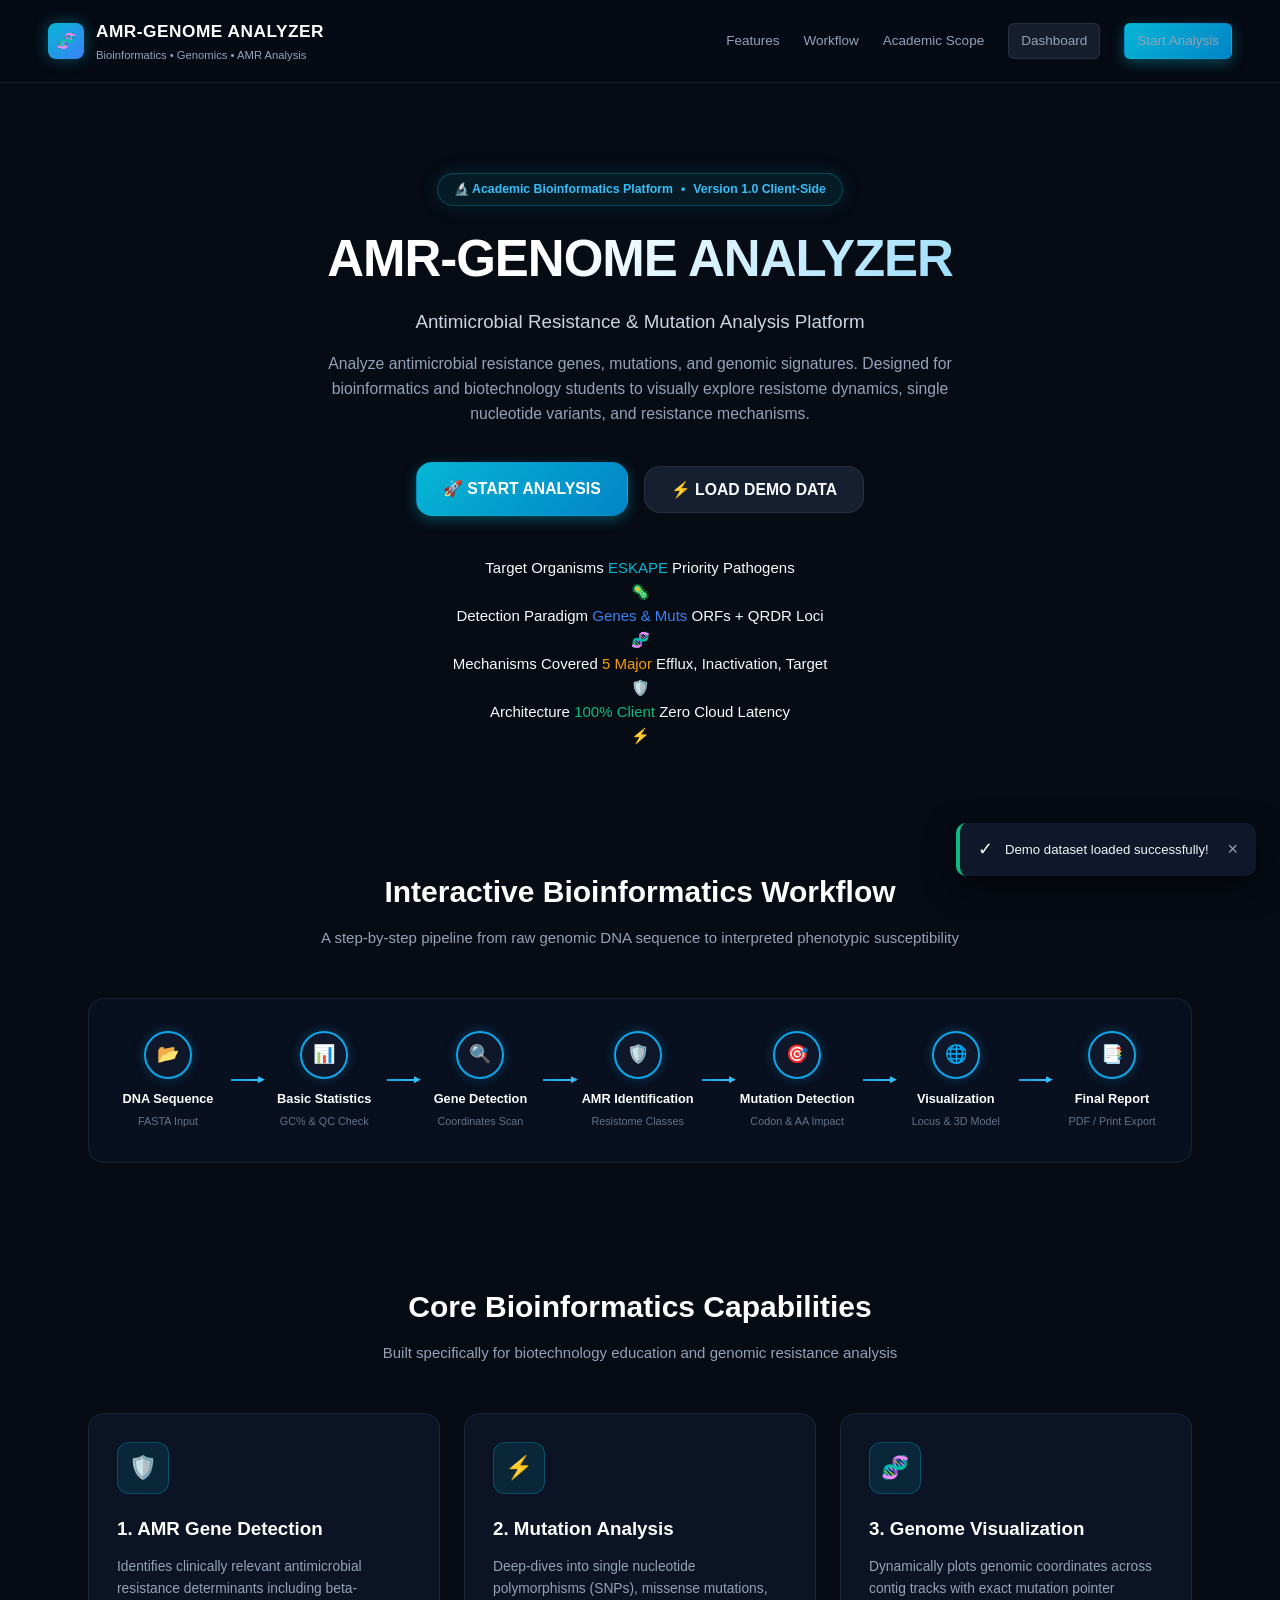
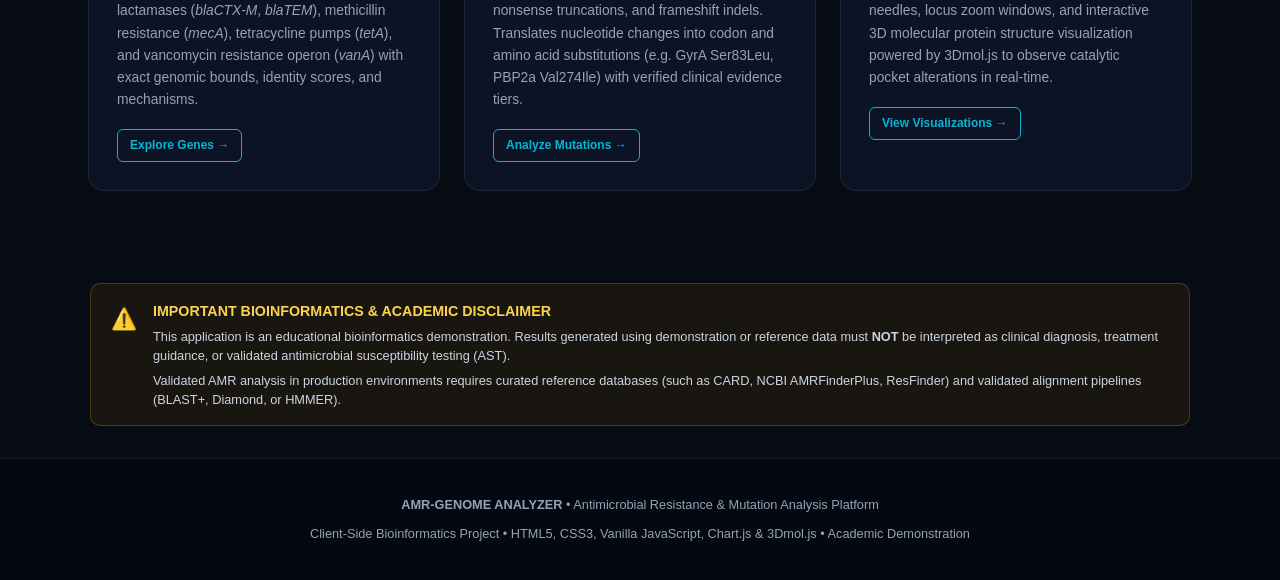
<file: index.html>
<!DOCTYPE html>
<html lang="en">
<head>
  <meta charset="UTF-8">
  <meta name="viewport" content="width=device-width, initial-scale=1.0">
  <title>AMR-GENOME ANALYZER | Antimicrobial Resistance & Mutation Analysis Platform</title>
  <link rel="stylesheet" href="css/style.css">
  <link rel="stylesheet" href="css/responsive.css">
</head>
<body>

  <!-- Landing Top Navigation -->
  <header class="landing-navbar">
    <div class="brand-wrapper">
      <div class="brand-logo-icon">🧬</div>
      <div class="brand-titles">
        <h1>AMR-GENOME ANALYZER</h1>
        <div class="brand-subtitle">Bioinformatics &bull; Genomics &bull; AMR Analysis</div>
      </div>
    </div>
    <nav class="landing-nav-links">
      <a href="#features">Features</a>
      <a href="#workflow">Workflow</a>
      <a href="#about">Academic Scope</a>
      <a href="dashboard.html" class="btn btn-sm btn-secondary">Dashboard</a>
      <a href="analysis.html" class="btn btn-sm btn-primary">Start Analysis</a>
    </nav>
  </header>

  <!-- Hero Section -->
  <main>
    <section class="hero-section">
      <div class="hero-pill-badge">
        <span>🔬 Academic Bioinformatics Platform</span>
        <span>&bull;</span>
        <span>Version 1.0 Client-Side</span>
      </div>

      <h1 class="hero-title">AMR-GENOME ANALYZER</h1>
      <h2 class="hero-subtitle">Antimicrobial Resistance &amp; Mutation Analysis Platform</h2>
      <p class="hero-desc">
        Analyze antimicrobial resistance genes, mutations, and genomic signatures.
        Designed for bioinformatics and biotechnology students to visually explore resistome dynamics, single nucleotide variants, and resistance mechanisms.
      </p>

      <div class="hero-cta-group">
        <a href="analysis.html" class="btn btn-lg btn-primary">
          <span>🚀 START ANALYSIS</span>
        </a>
        <button class="btn btn-lg btn-secondary btn-load-demo" id="btn-hero-load-demo">
          <span>⚡ LOAD DEMO DATA</span>
        </button>
      </div>

      <!-- Quick Metrics Ribbon -->
      <div class="kpi-grid" style="margin-top: 36px;">
        <div class="kpi-card">
          <div class="kpi-content">
            <span class="kpi-label">Target Organisms</span>
            <span class="kpi-value text-cyan">ESKAPE</span>
            <span class="kpi-trend">Priority Pathogens</span>
          </div>
          <div class="kpi-icon-wrapper">🦠</div>
        </div>
        <div class="kpi-card">
          <div class="kpi-content">
            <span class="kpi-label">Detection Paradigm</span>
            <span class="kpi-value text-blue">Genes &amp; Muts</span>
            <span class="kpi-trend">ORFs + QRDR Loci</span>
          </div>
          <div class="kpi-icon-wrapper">🧬</div>
        </div>
        <div class="kpi-card">
          <div class="kpi-content">
            <span class="kpi-label">Mechanisms Covered</span>
            <span class="kpi-value text-amber">5 Major</span>
            <span class="kpi-trend">Efflux, Inactivation, Target</span>
          </div>
          <div class="kpi-icon-wrapper">🛡️</div>
        </div>
        <div class="kpi-card">
          <div class="kpi-content">
            <span class="kpi-label">Architecture</span>
            <span class="kpi-value text-emerald">100% Client</span>
            <span class="kpi-trend">Zero Cloud Latency</span>
          </div>
          <div class="kpi-icon-wrapper">⚡</div>
        </div>
      </div>
    </section>

    <!-- Workflow Pipeline Section -->
    <section class="workflow-section" id="workflow">
      <div class="section-header">
        <h2>Interactive Bioinformatics Workflow</h2>
        <p>A step-by-step pipeline from raw genomic DNA sequence to interpreted phenotypic susceptibility</p>
      </div>

      <div class="pipeline-diagram">
        <!-- Node 1 -->
        <div class="pipeline-node">
          <div class="pipeline-icon-circle">📂</div>
          <div class="pipeline-label">DNA Sequence</div>
          <div class="pipeline-sub">FASTA Input</div>
        </div>
        <div class="pipeline-connector"></div>

        <!-- Node 2 -->
        <div class="pipeline-node">
          <div class="pipeline-icon-circle">📊</div>
          <div class="pipeline-label">Basic Statistics</div>
          <div class="pipeline-sub">GC% &amp; QC Check</div>
        </div>
        <div class="pipeline-connector"></div>

        <!-- Node 3 -->
        <div class="pipeline-node">
          <div class="pipeline-icon-circle">🔍</div>
          <div class="pipeline-label">Gene Detection</div>
          <div class="pipeline-sub">Coordinates Scan</div>
        </div>
        <div class="pipeline-connector"></div>

        <!-- Node 4 -->
        <div class="pipeline-node">
          <div class="pipeline-icon-circle">🛡️</div>
          <div class="pipeline-label">AMR Identification</div>
          <div class="pipeline-sub">Resistome Classes</div>
        </div>
        <div class="pipeline-connector"></div>

        <!-- Node 5 -->
        <div class="pipeline-node">
          <div class="pipeline-icon-circle">🎯</div>
          <div class="pipeline-label">Mutation Detection</div>
          <div class="pipeline-sub">Codon &amp; AA Impact</div>
        </div>
        <div class="pipeline-connector"></div>

        <!-- Node 6 -->
        <div class="pipeline-node">
          <div class="pipeline-icon-circle">🌐</div>
          <div class="pipeline-label">Visualization</div>
          <div class="pipeline-sub">Locus &amp; 3D Model</div>
        </div>
        <div class="pipeline-connector"></div>

        <!-- Node 7 -->
        <div class="pipeline-node">
          <div class="pipeline-icon-circle">📑</div>
          <div class="pipeline-label">Final Report</div>
          <div class="pipeline-sub">PDF / Print Export</div>
        </div>
      </div>
    </section>

    <!-- Three Main Feature Cards -->
    <section class="features-section" id="features">
      <div class="section-header">
        <h2>Core Bioinformatics Capabilities</h2>
        <p>Built specifically for biotechnology education and genomic resistance analysis</p>
      </div>

      <div class="cards-grid-3">
        <!-- Feature 1 -->
        <div class="glass-card">
          <div class="card-icon-bubble">🛡️</div>
          <h3>1. AMR Gene Detection</h3>
          <p>
            Identifies clinically relevant antimicrobial resistance determinants including beta-lactamases (<em>blaCTX-M</em>, <em>blaTEM</em>), methicillin resistance (<em>mecA</em>), tetracycline pumps (<em>tetA</em>), and vancomycin resistance operon (<em>vanA</em>) with exact genomic bounds, identity scores, and mechanisms.
          </p>
          <div style="margin-top: 18px;">
            <a href="analysis.html" class="btn btn-sm btn-outline-cyan">Explore Genes &rarr;</a>
          </div>
        </div>

        <!-- Feature 2 -->
        <div class="glass-card">
          <div class="card-icon-bubble">⚡</div>
          <h3>2. Mutation Analysis</h3>
          <p>
            Deep-dives into single nucleotide polymorphisms (SNPs), missense mutations, nonsense truncations, and frameshift indels. Translates nucleotide changes into codon and amino acid substitutions (e.g. GyrA Ser83Leu, PBP2a Val274Ile) with verified clinical evidence tiers.
          </p>
          <div style="margin-top: 18px;">
            <a href="analysis.html#mutation-section" class="btn btn-sm btn-outline-cyan">Analyze Mutations &rarr;</a>
          </div>
        </div>

        <!-- Feature 3 -->
        <div class="glass-card">
          <div class="card-icon-bubble">🧬</div>
          <h3>3. Genome Visualization</h3>
          <p>
            Dynamically plots genomic coordinates across contig tracks with exact mutation pointer needles, locus zoom windows, and interactive 3D molecular protein structure visualization powered by 3Dmol.js to observe catalytic pocket alterations in real-time.
          </p>
          <div style="margin-top: 18px;">
            <a href="analysis.html#visualization-section" class="btn btn-sm btn-outline-cyan">View Visualizations &rarr;</a>
          </div>
        </div>
      </div>
    </section>

    <!-- Prominent Disclaimer Banner -->
    <section style="padding: 0 48px;">
      <div class="disclaimer-banner" id="about">
        <div class="disclaimer-icon">⚠️</div>
        <div class="disclaimer-content">
          <h4>IMPORTANT BIOINFORMATICS &amp; ACADEMIC DISCLAIMER</h4>
          <p>
            This application is an educational bioinformatics demonstration. Results generated using demonstration or reference data must <strong>NOT</strong> be interpreted as clinical diagnosis, treatment guidance, or validated antimicrobial susceptibility testing (AST).
          </p>
          <p style="margin-top: 6px;">
            Validated AMR analysis in production environments requires curated reference databases (such as CARD, NCBI AMRFinderPlus, ResFinder) and validated alignment pipelines (BLAST+, Diamond, or HMMER).
          </p>
        </div>
      </div>
    </section>
  </main>

  <!-- Footer -->
  <footer class="landing-footer">
    <div style="margin-bottom: 8px;">
      <strong>AMR-GENOME ANALYZER</strong> &bull; Antimicrobial Resistance &amp; Mutation Analysis Platform
    </div>
    <div class="text-subtle">
      Client-Side Bioinformatics Project &bull; HTML5, CSS3, Vanilla JavaScript, Chart.js &amp; 3Dmol.js &bull; Academic Demonstration
    </div>
  </footer>

  <!-- Scripts -->
  <script src="js/sampleData.js"></script>
  <script src="js/app.js"></script>
</body>
</html>
</file>
<file: css/style.css>
/* ==========================================================================
   AMR-GENOME ANALYZER - Core Stylesheet
   Antimicrobial Resistance & Mutation Analysis Platform
   Dark Navy / Cyan / Scientific Genomic Design System
   ========================================================================== */

:root {
  --bg-base: #060b14;
  --bg-surface: #0b1325;
  --bg-card: rgba(15, 23, 42, 0.75);
  --bg-card-hover: rgba(30, 41, 59, 0.85);
  --border-subtle: rgba(255, 255, 255, 0.08);
  --border-focus: #06b6d4;
  
  --primary-cyan: #06b6d4;
  --primary-cyan-light: #38bdf8;
  --primary-cyan-glow: rgba(6, 182, 212, 0.25);
  --accent-blue: #3b82f6;
  --accent-teal: #14b8a6;
  --accent-emerald: #10b981;
  --accent-amber: #f59e0b;
  --accent-red: #ef4444;
  --accent-purple: #8b5cf6;

  --text-main: #f8fafc;
  --text-muted: #94a3b8;
  --text-subtle: #64748b;
  --text-inverse: #020617;

  --radius-sm: 6px;
  --radius-md: 10px;
  --radius-lg: 16px;
  --radius-xl: 24px;

  --shadow-card: 0 8px 32px 0 rgba(0, 0, 0, 0.37);
  --shadow-glow: 0 0 20px rgba(6, 182, 212, 0.15);
  --font-sans: -apple-system, BlinkMacSystemFont, "Segoe UI", Roboto, Helvetica, Arial, sans-serif;
  --font-mono: ui-monospace, SFMono-Regular, Menlo, Monaco, Consolas, "Liberation Mono", "Courier New", monospace;
  --transition: all 0.2s cubic-bezier(0.4, 0, 0.2, 1);
}

*, *::before, *::after {
  box-sizing: border-box;
  margin: 0;
  padding: 0;
}

html, body {
  background-color: var(--bg-base);
  color: var(--text-main);
  font-family: var(--font-sans);
  font-size: 15px;
  line-height: 1.6;
  -webkit-font-smoothing: antialiased;
  min-height: 100vh;
}

a {
  color: var(--primary-cyan);
  text-decoration: none;
  transition: var(--transition);
}

a:hover {
  color: var(--primary-cyan-light);
  text-decoration: none;
}

/* Typography Utilities */
.font-mono { font-family: var(--font-mono); }
.font-bold { font-weight: 700; }
.font-semibold { font-weight: 600; }
.text-cyan { color: var(--primary-cyan) !important; }
.text-cyan-light { color: var(--primary-cyan-light) !important; }
.text-blue { color: var(--accent-blue) !important; }
.text-amber { color: var(--accent-amber) !important; }
.text-red { color: var(--accent-red) !important; }
.text-emerald { color: var(--accent-emerald) !important; }
.text-muted { color: var(--text-muted) !important; }
.text-white { color: #ffffff !important; }
.text-sm { font-size: 0.875rem; }
.text-xs { font-size: 0.75rem; }
.text-center { text-align: center; }

/* Buttons */
.btn {
  display: inline-flex;
  align-items: center;
  justify-content: center;
  gap: 8px;
  padding: 9px 18px;
  font-size: 0.9rem;
  font-weight: 600;
  border-radius: var(--radius-md);
  border: 1px solid transparent;
  cursor: pointer;
  transition: var(--transition);
  text-decoration: none;
  white-space: nowrap;
}

.btn-primary {
  background: linear-gradient(135deg, #06b6d4 0%, #0284c7 100%);
  color: #ffffff;
  box-shadow: 0 4px 14px rgba(6, 182, 212, 0.35);
}

.btn-primary:hover {
  background: linear-gradient(135deg, #22d3ee 0%, #0369a1 100%);
  box-shadow: 0 6px 20px rgba(6, 182, 212, 0.5);
  transform: translateY(-1px);
}

.btn-secondary {
  background: rgba(30, 41, 59, 0.7);
  color: var(--text-main);
  border: 1px solid var(--border-subtle);
}

.btn-secondary:hover {
  background: rgba(51, 65, 85, 0.9);
  border-color: rgba(255, 255, 255, 0.2);
}

.btn-outline-cyan {
  background: transparent;
  color: var(--primary-cyan);
  border: 1px solid var(--primary-cyan);
}

.btn-outline-cyan:hover {
  background: rgba(6, 182, 212, 0.15);
  color: var(--primary-cyan-light);
}

.btn-sm {
  padding: 6px 12px;
  font-size: 0.8rem;
  border-radius: var(--radius-sm);
}

.btn-xs {
  padding: 4px 8px;
  font-size: 0.72rem;
  border-radius: 4px;
}

.btn-lg {
  padding: 13px 26px;
  font-size: 1.05rem;
  border-radius: var(--radius-lg);
}

/* Badges */
.badge {
  display: inline-flex;
  align-items: center;
  gap: 4px;
  padding: 3px 8px;
  border-radius: 20px;
  font-size: 0.75rem;
  font-weight: 600;
  line-height: 1;
  white-space: nowrap;
}

.badge-cyan { background: rgba(6, 182, 212, 0.15); color: #38bdf8; border: 1px solid rgba(6, 182, 212, 0.3); }
.badge-blue { background: rgba(59, 130, 246, 0.15); color: #60a5fa; border: 1px solid rgba(59, 130, 246, 0.3); }
.badge-success { background: rgba(16, 185, 129, 0.15); color: #34d399; border: 1px solid rgba(16, 185, 129, 0.3); }
.badge-warning { background: rgba(245, 158, 11, 0.15); color: #fbbf24; border: 1px solid rgba(245, 158, 11, 0.3); }
.badge-error { background: rgba(239, 68, 68, 0.15); color: #f87171; border: 1px solid rgba(239, 68, 68, 0.3); }
.badge-secondary { background: rgba(148, 163, 184, 0.15); color: #cbd5e1; border: 1px solid rgba(148, 163, 184, 0.2); }
.badge-class { background: rgba(56, 189, 248, 0.12); color: #7dd3fc; border: 1px solid rgba(56, 189, 248, 0.25); }
.badge-mech { background: rgba(139, 92, 246, 0.15); color: #c084fc; border: 1px solid rgba(139, 92, 246, 0.3); }

/* Landing Page Styles */
.landing-navbar {
  display: flex;
  align-items: center;
  justify-content: space-between;
  padding: 18px 48px;
  background: rgba(6, 11, 20, 0.85);
  backdrop-filter: blur(12px);
  border-bottom: 1px solid var(--border-subtle);
  position: sticky;
  top: 0;
  z-index: 100;
}

.brand-wrapper {
  display: flex;
  align-items: center;
  gap: 12px;
}

.brand-logo-icon {
  width: 36px;
  height: 36px;
  border-radius: 8px;
  background: linear-gradient(135deg, #06b6d4, #3b82f6);
  display: flex;
  align-items: center;
  justify-content: center;
  box-shadow: 0 0 15px rgba(6, 182, 212, 0.4);
}

.brand-titles h1 {
  font-size: 1.15rem;
  font-weight: 800;
  letter-spacing: 0.03em;
  color: #ffffff;
  display: flex;
  align-items: center;
  gap: 8px;
}

.brand-subtitle {
  font-size: 0.75rem;
  color: var(--text-muted);
}

.landing-nav-links {
  display: flex;
  align-items: center;
  gap: 24px;
}

.landing-nav-links a {
  color: var(--text-muted);
  font-weight: 500;
  font-size: 0.9rem;
}

.landing-nav-links a:hover {
  color: #ffffff;
}

/* Hero Section */
.hero-section {
  padding: 90px 48px 60px;
  text-align: center;
  max-width: 1000px;
  margin: 0 auto;
  position: relative;
}

.hero-pill-badge {
  display: inline-flex;
  align-items: center;
  gap: 8px;
  background: rgba(6, 182, 212, 0.1);
  border: 1px solid rgba(6, 182, 212, 0.3);
  padding: 6px 16px;
  border-radius: 30px;
  font-size: 0.82rem;
  font-weight: 600;
  color: #38bdf8;
  margin-bottom: 24px;
  box-shadow: var(--shadow-glow);
}

.hero-title {
  font-size: 3.4rem;
  font-weight: 900;
  line-height: 1.15;
  letter-spacing: -0.02em;
  color: #ffffff;
  margin-bottom: 18px;
  background: linear-gradient(135deg, #ffffff 40%, #7dd3fc 100%);
  -webkit-background-clip: text;
  -webkit-text-fill-color: transparent;
}

.hero-subtitle {
  font-size: 1.25rem;
  color: #cbd5e1;
  margin-bottom: 14px;
  font-weight: 500;
}

.hero-desc {
  font-size: 1.05rem;
  color: var(--text-muted);
  max-width: 680px;
  margin: 0 auto 36px;
}

.hero-cta-group {
  display: flex;
  align-items: center;
  justify-content: center;
  gap: 16px;
  margin-bottom: 40px;
}

/* Feature Cards Grid */
.features-section {
  padding: 60px 48px;
  max-width: 1200px;
  margin: 0 auto;
}

.section-header {
  text-align: center;
  margin-bottom: 48px;
}

.section-header h2 {
  font-size: 2rem;
  font-weight: 800;
  margin-bottom: 10px;
  color: #ffffff;
}

.section-header p {
  color: var(--text-muted);
  font-size: 1rem;
}

.cards-grid-3 {
  display: grid;
  grid-template-columns: repeat(3, 1fr);
  gap: 24px;
}

.glass-card {
  background: var(--bg-card);
  backdrop-filter: blur(16px);
  border: 1px solid var(--border-subtle);
  border-radius: var(--radius-lg);
  padding: 28px;
  transition: var(--transition);
  position: relative;
  overflow: hidden;
}

.glass-card:hover {
  border-color: rgba(6, 182, 212, 0.4);
  box-shadow: 0 12px 30px rgba(0, 0, 0, 0.4), var(--shadow-glow);
  transform: translateY(-3px);
}

.card-icon-bubble {
  width: 52px;
  height: 52px;
  border-radius: 12px;
  background: rgba(6, 182, 212, 0.12);
  border: 1px solid rgba(6, 182, 212, 0.3);
  display: flex;
  align-items: center;
  justify-content: center;
  font-size: 1.5rem;
  margin-bottom: 20px;
}

.glass-card h3 {
  font-size: 1.25rem;
  font-weight: 700;
  margin-bottom: 12px;
  color: #ffffff;
}

.glass-card p {
  color: var(--text-muted);
  font-size: 0.92rem;
  line-height: 1.6;
}

/* Workflow Pipeline Section */
.workflow-section {
  padding: 60px 48px;
  max-width: 1200px;
  margin: 0 auto;
}

.pipeline-diagram {
  display: flex;
  align-items: center;
  justify-content: space-between;
  gap: 8px;
  background: rgba(11, 19, 37, 0.6);
  border: 1px solid var(--border-subtle);
  border-radius: var(--radius-lg);
  padding: 32px 24px;
  overflow-x: auto;
}

.pipeline-node {
  display: flex;
  flex-direction: column;
  align-items: center;
  text-align: center;
  min-width: 110px;
}

.pipeline-icon-circle {
  width: 48px;
  height: 48px;
  border-radius: 50%;
  background: #0f172a;
  border: 2px solid #0ea5e9;
  display: flex;
  align-items: center;
  justify-content: center;
  font-size: 1.2rem;
  margin-bottom: 10px;
  box-shadow: 0 0 12px rgba(14, 165, 233, 0.3);
}

.pipeline-label {
  font-size: 0.85rem;
  font-weight: 700;
  color: #ffffff;
  margin-bottom: 4px;
}

.pipeline-sub {
  font-size: 0.72rem;
  color: var(--text-subtle);
}

.pipeline-connector {
  flex: 1;
  height: 2px;
  background: linear-gradient(90deg, #0ea5e9, #38bdf8);
  position: relative;
  min-width: 24px;
}

.pipeline-connector::after {
  content: '▶';
  position: absolute;
  right: -4px;
  top: -7px;
  font-size: 9px;
  color: #38bdf8;
}

/* Scientific Disclaimer Banner */
.disclaimer-banner {
  background: rgba(245, 158, 11, 0.08);
  border: 1px solid rgba(245, 158, 11, 0.25);
  border-radius: var(--radius-md);
  padding: 16px 20px;
  margin: 32px auto;
  max-width: 1100px;
  display: flex;
  gap: 16px;
  align-items: flex-start;
}

.disclaimer-icon {
  font-size: 1.4rem;
  color: var(--accent-amber);
  flex-shrink: 0;
  margin-top: 2px;
}

.disclaimer-content h4 {
  color: #fcd34d;
  font-size: 0.95rem;
  font-weight: 700;
  margin-bottom: 4px;
}

.disclaimer-content p {
  color: #cbd5e1;
  font-size: 0.85rem;
  line-height: 1.5;
}

/* Footer */
.landing-footer {
  border-top: 1px solid var(--border-subtle);
  padding: 36px 48px;
  text-align: center;
  color: var(--text-muted);
  font-size: 0.85rem;
  background: #040810;
}

/* Toast Notifications */
.amr-toast-container {
  position: fixed;
  bottom: 24px;
  right: 24px;
  display: flex;
  flex-direction: column;
  gap: 10px;
  z-index: 9999;
}

.amr-toast {
  display: flex;
  align-items: center;
  gap: 12px;
  background: #0f172a;
  border-radius: var(--radius-md);
  padding: 12px 18px;
  box-shadow: 0 10px 30px rgba(0, 0, 0, 0.5);
  min-width: 300px;
  max-width: 440px;
  animation: slideIn 0.3s ease;
  transition: opacity 0.3s ease;
}

.amr-toast-fade {
  opacity: 0;
}

.amr-toast-success { border-left: 4px solid var(--accent-emerald); }
.amr-toast-error { border-left: 4px solid var(--accent-red); }
.amr-toast-warning { border-left: 4px solid var(--accent-amber); }
.amr-toast-info { border-left: 4px solid var(--primary-cyan); }

.amr-toast-icon { font-size: 1.2rem; }
.amr-toast-msg { flex: 1; font-size: 0.88rem; color: #f1f5f9; }
.amr-toast-close { background: none; border: none; color: #94a3b8; font-size: 1.2rem; cursor: pointer; }

@keyframes slideIn {
  from { transform: translateX(100%); opacity: 0; }
  to { transform: translateX(0); opacity: 1; }
}

/* Modal Windows */
.modal-overlay {
  position: fixed;
  inset: 0;
  background: rgba(3, 7, 18, 0.75);
  backdrop-filter: blur(8px);
  display: flex;
  align-items: center;
  justify-content: center;
  z-index: 1000;
  opacity: 0;
  visibility: hidden;
  transition: var(--transition);
  padding: 20px;
}

.modal-overlay.active {
  opacity: 1;
  visibility: visible;
}

.modal-card {
  background: #0b1329;
  border: 1px solid rgba(255, 255, 255, 0.12);
  border-radius: var(--radius-lg);
  box-shadow: 0 25px 50px -12px rgba(0, 0, 0, 0.75);
  width: 100%;
  max-width: 780px;
  max-height: 90vh;
  overflow-y: auto;
  padding: 30px;
  position: relative;
}

.modal-header {
  display: flex;
  align-items: flex-start;
  justify-content: space-between;
  margin-bottom: 20px;
  border-bottom: 1px solid var(--border-subtle);
  padding-bottom: 16px;
}

.modal-header h3 {
  font-size: 1.4rem;
  color: #ffffff;
  font-weight: 700;
}

.modal-close-btn {
  background: none;
  border: none;
  color: var(--text-muted);
  font-size: 1.6rem;
  cursor: pointer;
  line-height: 1;
}

.modal-close-btn:hover {
  color: #ffffff;
}

/* Progress bar inside analysis pipeline modal */
.pipeline-progress-bar-container {
  width: 100%;
  height: 10px;
  background: #1e293b;
  border-radius: 5px;
  overflow: hidden;
  margin: 20px 0 10px;
}

.pipeline-progress-fill {
  height: 100%;
  background: linear-gradient(90deg, #06b6d4, #3b82f6);
  width: 0%;
  transition: width 0.25s ease;
}

/* Tables System */
.data-table-container {
  width: 100%;
  overflow-x: auto;
  border-radius: var(--radius-md);
  border: 1px solid var(--border-subtle);
  background: rgba(11, 19, 37, 0.4);
}

.data-table {
  width: 100%;
  border-collapse: collapse;
  text-align: left;
  font-size: 0.88rem;
}

.data-table th {
  background: rgba(15, 23, 42, 0.95);
  color: var(--text-muted);
  font-weight: 600;
  padding: 12px 16px;
  border-bottom: 1px solid var(--border-subtle);
  white-space: nowrap;
}

.data-table td {
  padding: 12px 16px;
  border-bottom: 1px solid rgba(255, 255, 255, 0.04);
  color: #cbd5e1;
}

.data-table tbody tr {
  transition: background 0.15s ease;
  cursor: pointer;
}

.data-table tbody tr:hover {
  background: rgba(30, 41, 59, 0.5);
}

.data-table tbody tr.selected-row {
  background: rgba(6, 182, 212, 0.12);
  border-left: 3px solid var(--primary-cyan);
}

.gene-dot {
  display: inline-block;
  width: 8px;
  height: 8px;
  border-radius: 50%;
  background: var(--primary-cyan);
  margin-right: 8px;
  box-shadow: 0 0 6px var(--primary-cyan);
}
</file>
<file: css/responsive.css>
/* ==========================================================================
   AMR-GENOME ANALYZER - Responsive Breakpoints Stylesheet
   ========================================================================== */

/* Large Tablets & Small Laptops (<= 1200px) */
@media screen and (max-width: 1200px) {
  .kpi-grid {
    grid-template-columns: repeat(2, 1fr);
  }

  .charts-grid-2x2 {
    grid-template-columns: 1fr;
  }

  .cards-grid-3 {
    grid-template-columns: repeat(2, 1fr);
  }
}

/* Tablets (<= 992px) */
@media screen and (max-width: 992px) {
  .sidebar {
    transform: translateX(-100%);
    box-shadow: 10px 0 30px rgba(0, 0, 0, 0.6);
  }

  .sidebar.open {
    transform: translateX(0);
  }

  .main-wrapper {
    margin-left: 0;
  }

  .mobile-toggle-btn {
    display: inline-flex;
  }

  .hero-title {
    font-size: 2.6rem;
  }

  .hero-section {
    padding: 60px 24px 40px;
  }

  .features-section, .workflow-section {
    padding: 40px 24px;
  }

  .landing-navbar {
    padding: 16px 24px;
  }

  .topbar {
    padding: 0 20px;
  }

  .content-body {
    padding: 24px 20px;
  }

  .cascade-steps {
    flex-direction: column;
  }

  .cascade-arrow {
    transform: rotate(90deg);
    padding: 6px 0;
  }
}

/* Mobile Devices (<= 768px) */
@media screen and (max-width: 768px) {
  .kpi-grid {
    grid-template-columns: 1fr;
  }

  .cards-grid-3 {
    grid-template-columns: 1fr;
  }

  .hero-title {
    font-size: 2.1rem;
  }

  .hero-subtitle {
    font-size: 1.05rem;
  }

  .hero-cta-group {
    flex-direction: column;
    width: 100%;
  }

  .hero-cta-group .btn {
    width: 100%;
  }

  .pipeline-diagram {
    padding: 20px 16px;
  }

  .pipeline-connector {
    display: none;
  }

  .content-header {
    flex-direction: column;
    gap: 12px;
  }

  .locus-info-header {
    flex-direction: column;
    align-items: flex-start;
    gap: 6px;
  }

  .exact-mut-header {
    flex-direction: column;
    align-items: flex-start;
    gap: 10px;
  }

  .viewer-3d-header {
    flex-direction: column;
    align-items: flex-start;
    gap: 10px;
  }

  .viewer-3d-box {
    height: 280px;
  }

  .landing-nav-links {
    display: none;
  }

  .data-table th, .data-table td {
    padding: 10px 12px;
    font-size: 0.8rem;
  }
}

/* Very Small Screens (<= 480px) */
@media screen and (max-width: 480px) {
  .hero-title {
    font-size: 1.8rem;
  }

  .topbar-right .btn-text-hide {
    display: none;
  }

  .kpi-value {
    font-size: 1.5rem;
  }

  .modal-card {
    padding: 20px 16px;
  }
}
</file>
